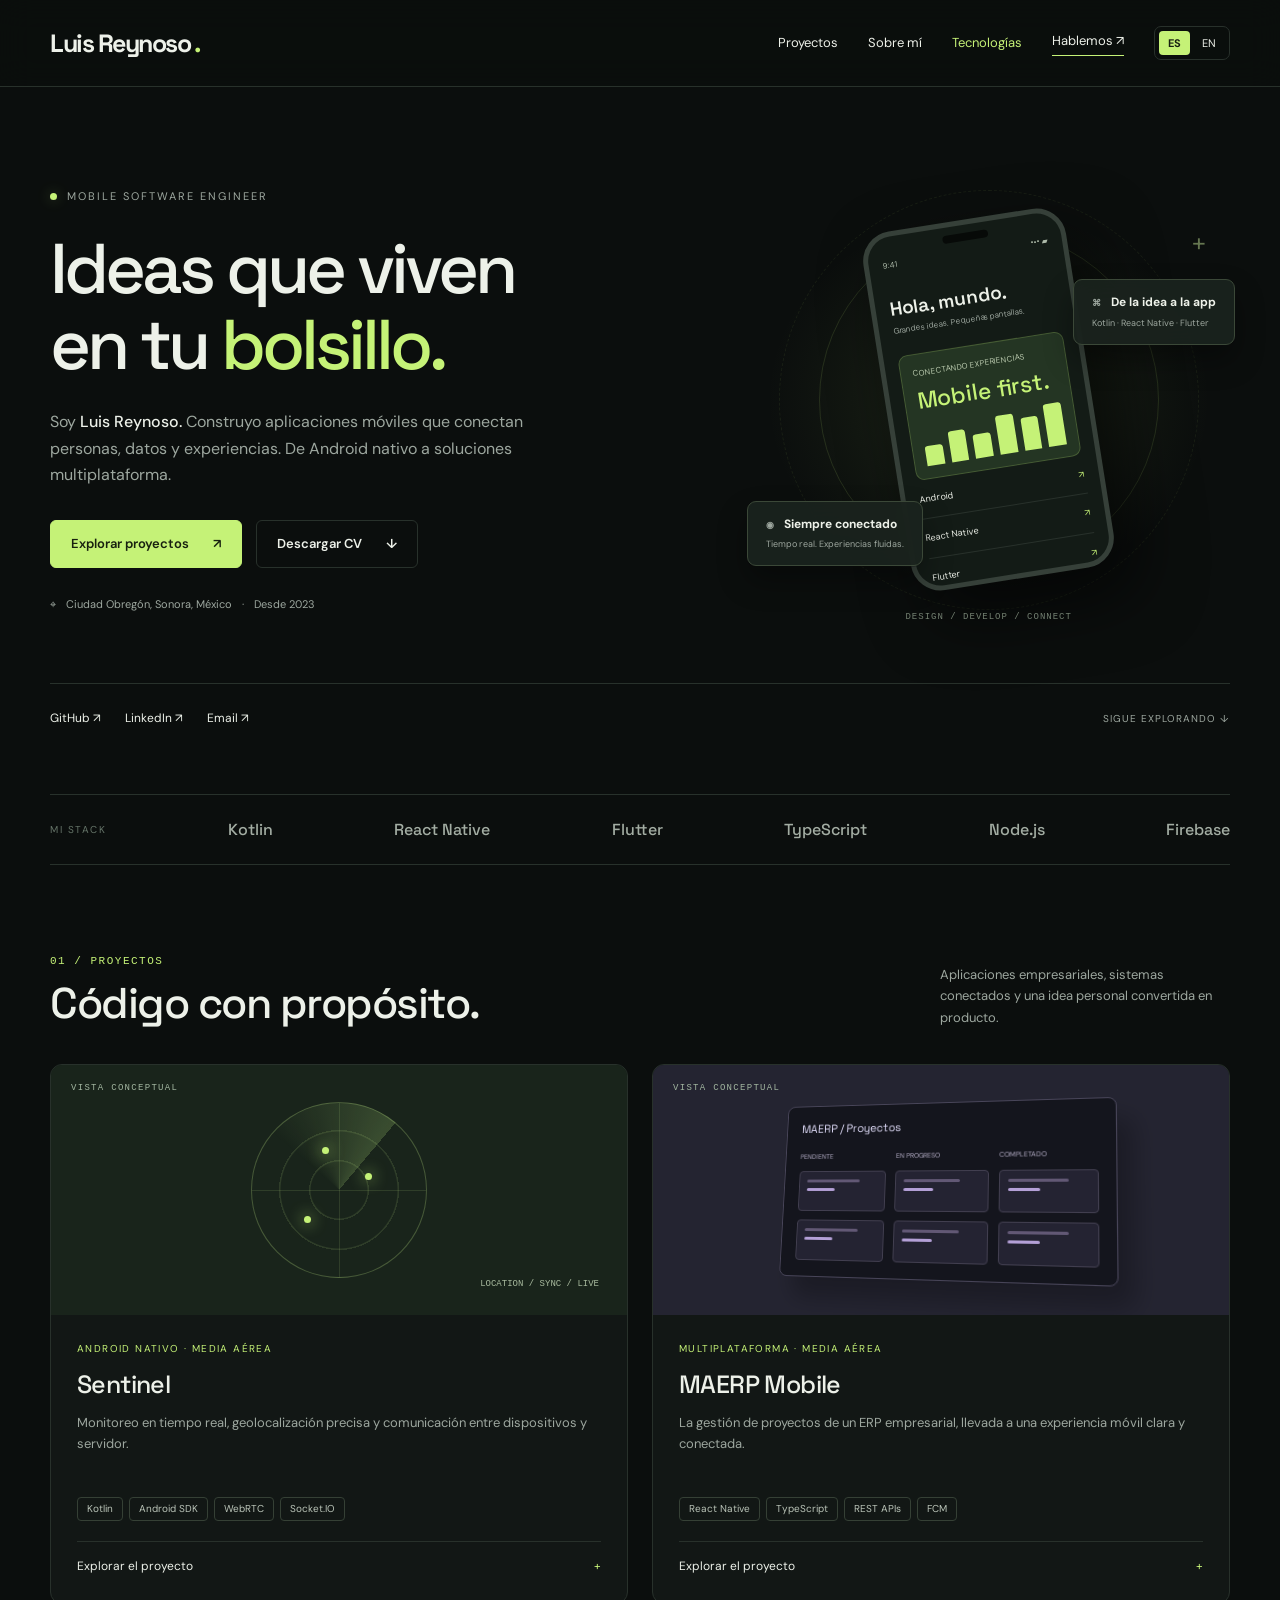
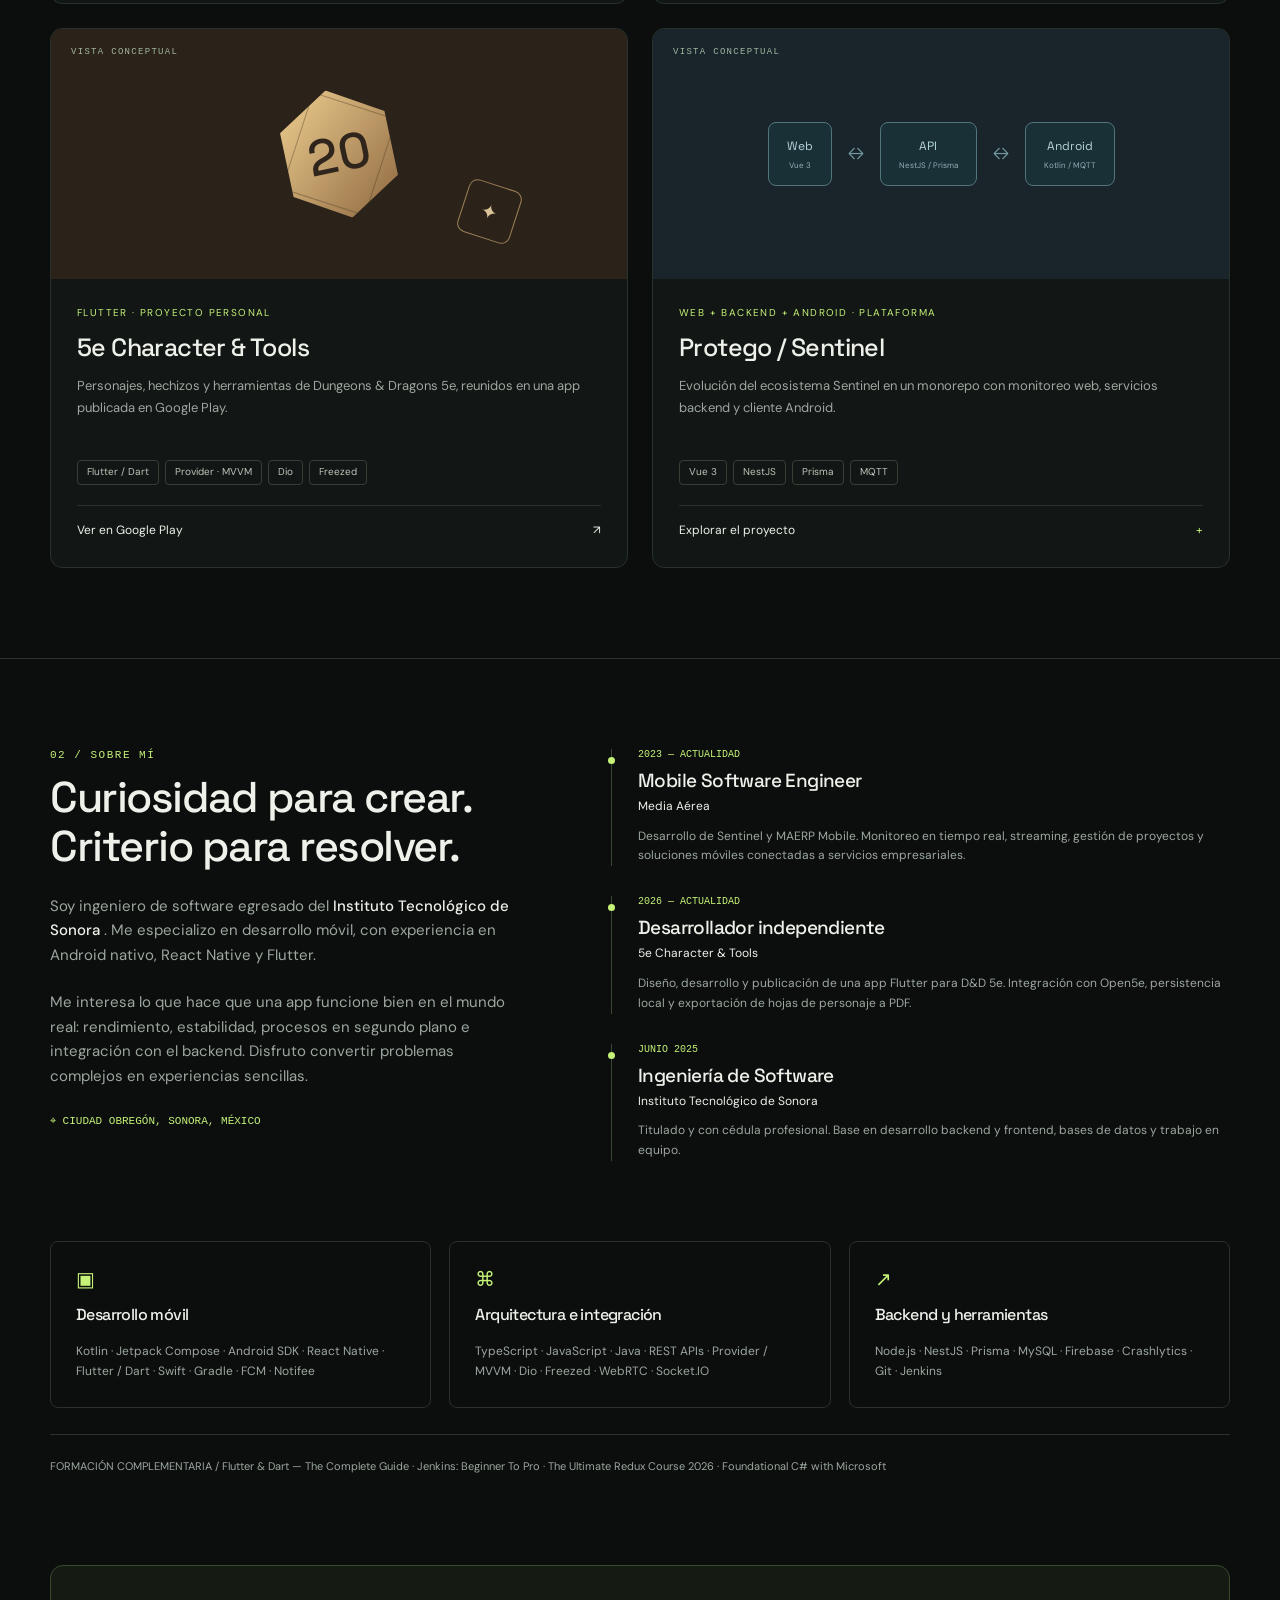
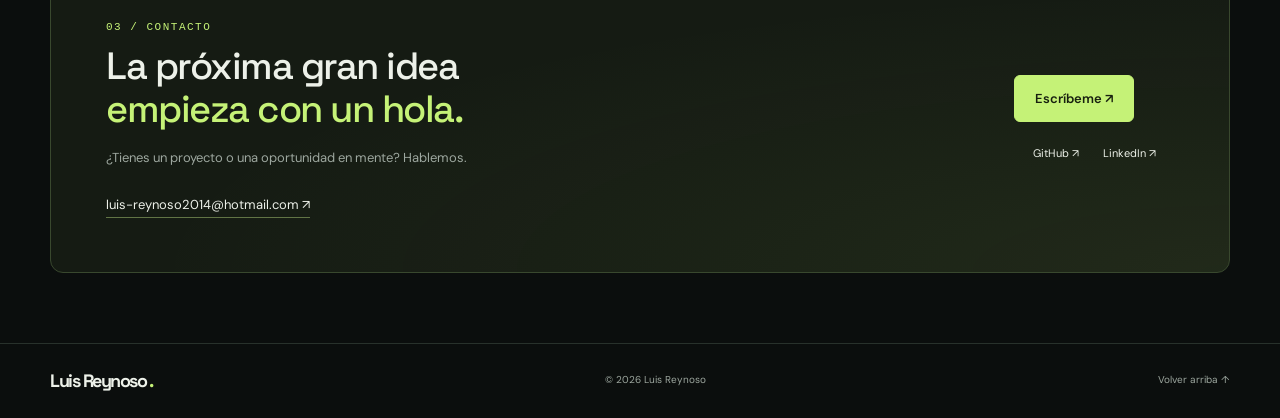
<file: index.html>
<!DOCTYPE html>
<html lang="es">
  <head>
    <meta charset="UTF-8">
    <meta name="viewport" content="width=device-width, initial-scale=1">
    <meta name="theme-color" content="#0b0e0d">
    <meta name="description" content="Portafolio de Luis Reynoso, ingeniero de software especializado en Android, React Native y Flutter. Proyectos, experiencia y contacto.">
    <title>
      Luis Reynoso — Mobile Software Engineer
    </title>
    <link rel="stylesheet" href="styles.css">
    <link rel="alternate" hreflang="es" href="index.html">
    <link rel="alternate" hreflang="en" href="en.html">
    <link rel="icon" href="data:,">
    <script src="main.js" defer>
    </script>
  </head>
  <body>
    <a class="skip" href="#main">
      Ir al contenido
    </a>
    <!-- NAVEGACIÓN Y SELECTOR DE IDIOMA -->
    <header>
      <div class="wrap nav">
        <a class="brand" href="index.html" aria-label="Luis Reynoso">
          Luis Reynoso
          <span>
            .
          </span>
        </a>
        <nav aria-label="Navegación principal">
          <a href="#projects">
            Proyectos
          </a>
          <a href="#about">
            Sobre mí
          </a>
          <a href="#skills">
            Tecnologías
          </a>
          <a class="nav-contact" href="#contact">
            Hablemos ↗
          </a>
          <div class="lang" aria-label="Idioma">
            <a href="index.html" lang="es" hreflang="es" aria-current="page" aria-label="Español">
              ES
            </a>
            <a href="en.html" lang="en" hreflang="en"  aria-label="English">
              EN
            </a>
          </div>
        </nav>
      </div>
    </header>
    <main id="main">
      <!-- PRESENTACIÓN: EDITA AQUÍ TU TÍTULO Y DESCRIPCIÓN -->
      <section class="hero wrap" aria-labelledby="hero-title">
        <div class="hero-grid">
          <div class="hero-copy">
            <div class="eyebrow">
              <span class="dot">
              </span>
              MOBILE SOFTWARE ENGINEER
            </div>
            <h1 id="hero-title">
              Ideas que viven
              <br>
              en tu
              <em>
                bolsillo.
              </em>
            </h1>
            <p class="intro">
              Soy
              <strong>
                Luis Reynoso.
              </strong>
              Construyo aplicaciones móviles que conectan personas, datos y experiencias. De Android nativo a soluciones multiplataforma.
            </p>
            <div class="actions">
              <a class="btn primary" href="#projects">
                Explorar proyectos
                <span aria-hidden="true">
                  ↗
                </span>
              </a>
              <a class="btn" href="assets/CV-Luis-Reynoso-2026.pdf" download>
                Descargar CV
                <span aria-hidden="true">
                  ↓
                </span>
              </a>
            </div>
            <div class="hero-note">
              <span aria-hidden="true">
                ⌖
              </span>
              Ciudad Obregón, Sonora, México
              <span>
                ·
              </span>
              Desde 2023
            </div>
          </div>
          <div class="hero-art" aria-hidden="true">
            <div class="orbit">
            </div>
            <div class="orbit two">
            </div>
            <span class="art-cross">
              +
            </span>
            <div class="phone">
              <div class="phone-top">
                <span>
                  9:41
                </span>
                <span>
                  ••• ▰
                </span>
              </div>
              <div class="phone-title">
                Hola, mundo.
              </div>
              <div class="phone-sub">
                Grandes ideas. Pequeñas pantallas.
              </div>
              <div class="phone-card">
                CONECTANDO EXPERIENCIAS
                <strong>
                  Mobile first.
                </strong>
                <div class="bars">
                  <i>
                  </i>
                  <i>
                  </i>
                  <i>
                  </i>
                  <i>
                  </i>
                  <i>
                  </i>
                  <i>
                  </i>
                </div>
              </div>
              <div class="phone-row">
                Android
                <span>
                  ↗
                </span>
              </div>
              <div class="phone-row">
                React Native
                <span>
                  ↗
                </span>
              </div>
              <div class="phone-row">
                Flutter
                <span>
                  ↗
                </span>
              </div>
            </div>
            <div class="floating float-one">
              <strong>
                <span class="float-icon">
                  ⌘
                </span>
                De la idea a la app
              </strong>
              <span>
                Kotlin · React Native · Flutter
              </span>
            </div>
            <div class="floating float-two">
              <strong>
                <span class="float-icon">
                  ◉
                </span>
                Siempre conectado
              </strong>
              <span>
                Tiempo real. Experiencias fluidas.
              </span>
            </div>
            <div class="art-caption">
              DESIGN / DEVELOP / CONNECT
            </div>
          </div>
        </div>
        <div class="hero-bottom">
          <div class="social">
            <a href="https://github.com/LuisReynoso233531" target="_blank" rel="noopener noreferrer">
              GitHub ↗
            </a>
            <a href="https://www.linkedin.com/in/luis-reynoso-a5710328a/" target="_blank" rel="noopener noreferrer">
              LinkedIn ↗
            </a>
            <a href="mailto:luis-reynoso2014@hotmail.com">
              Email ↗
            </a>
          </div>
          <span class="scroll">
            SIGUE EXPLORANDO ↓
          </span>
        </div>
      </section>
      <div class="wrap stack-strip" aria-label="Tecnologías principales">
        <span>
          MI STACK
        </span>
        <span>
          Kotlin
        </span>
        <span>
          React Native
        </span>
        <span>
          Flutter
        </span>
        <span>
          TypeScript
        </span>
        <span>
          Node.js
        </span>
        <span>
          Firebase
        </span>
      </div>
      <!-- PROYECTOS: TÍTULOS, DESCRIPCIONES Y TECNOLOGÍAS -->
      <section class="section wrap" id="projects">
        <div class="section-head">
          <div>
            <div class="section-number">
              01 / PROYECTOS
            </div>
            <h2>
              Código con propósito.
            </h2>
          </div>
          <p>
            Aplicaciones empresariales, sistemas conectados y una idea personal convertida en producto.
          </p>
        </div>
        <div class="projects">
          <article class="project">
            <div class="project-visual sentinel" aria-hidden="true">
              <span class="visual-label">
                VISTA CONCEPTUAL
              </span>
              <div class="radar">
                <i>
                </i>
                <i>
                </i>
                <i>
                </i>
              </div>
              <span class="radar-label">
                LOCATION / SYNC / LIVE
              </span>
            </div>
            <div class="project-body">
              <div class="project-meta">
                Android nativo · Media Aérea
              </div>
              <h3>
                Sentinel
              </h3>
              <p>
                Monitoreo en tiempo real, geolocalización precisa y comunicación entre dispositivos y servidor.
              </p>
              <div class="tags">
                <span class="tag">
                  Kotlin
                </span>
                <span class="tag">
                  Android SDK
                </span>
                <span class="tag">
                  WebRTC
                </span>
                <span class="tag">
                  Socket.IO
                </span>
              </div>
              <details>
                <summary>
                  Explorar el proyecto
                </summary>
                <p>
                  Desarrollé servicios en segundo plano, detección de geocercas y flujos de streaming. Trabajé en la sincronización de datos y la resolución de ANR, errores de memoria y fallos de producción con Firebase Crashlytics.
                </p>
              </details>
            </div>
          </article>
          <article class="project">
            <div class="project-visual erp" aria-hidden="true">
              <span class="visual-label">
                VISTA CONCEPTUAL
              </span>
              <div class="kanban">
                <div class="kanban-top">
                  MAERP / Proyectos
                </div>
                <div class="columns">
                  <div class="column">
                    PENDIENTE
                    <div class="task">
                    </div>
                    <div class="task">
                    </div>
                  </div>
                  <div class="column">
                    EN PROGRESO
                    <div class="task">
                    </div>
                    <div class="task">
                    </div>
                  </div>
                  <div class="column">
                    COMPLETADO
                    <div class="task">
                    </div>
                    <div class="task">
                    </div>
                  </div>
                </div>
              </div>
            </div>
            <div class="project-body">
              <div class="project-meta">
                Multiplataforma · Media Aérea
              </div>
              <h3>
                MAERP Mobile
              </h3>
              <p>
                La gestión de proyectos de un ERP empresarial, llevada a una experiencia móvil clara y conectada.
              </p>
              <div class="tags">
                <span class="tag">
                  React Native
                </span>
                <span class="tag">
                  TypeScript
                </span>
                <span class="tag">
                  REST APIs
                </span>
                <span class="tag">
                  FCM
                </span>
              </div>
              <details>
                <summary>
                  Explorar el proyecto
                </summary>
                <p>
                Arquitectura modular desde cero, tableros Kanban, tareas y subtareas, autenticación con tokens y notificaciones con FCM y Notifee. También trabajé en actualizaciones de APK y problemas de integración nativa.
                </p>
              </details>
            </div>
          </article>
          <article class="project">
            <div class="project-visual dnd" aria-hidden="true">
              <span class="visual-label">
                VISTA CONCEPTUAL
              </span>
              <div class="die">
                20
              </div>
              <div class="dice-small">
                ✦
              </div>
            </div>
            <div class="project-body">
              <div class="project-meta">
                Flutter · Proyecto personal
              </div>
              <h3>
                5e Character & Tools
              </h3>
              <p>
                Personajes, hechizos y herramientas de Dungeons & Dragons 5e, reunidos en una app publicada en Google Play.
              </p>
              <div class="tags">
                <span class="tag">
                  Flutter / Dart
                </span>
                <span class="tag">
                  Provider · MVVM
                </span>
                <span class="tag">
                  Dio
                </span>
                <span class="tag">
                  Freezed
                </span>
              </div>
              <a class="project-link" href="https://play.google.com/store/apps/details?id=com.dnd5e.characterNTools" target="_blank" rel="noopener noreferrer">
                Ver en Google Play
                <span aria-hidden="true">
                  ↗
                </span>
              </a>
            </div>
          </article>
          <article class="project">
            <div class="project-visual architecture" aria-hidden="true">
              <span class="visual-label">
                VISTA CONCEPTUAL
              </span>
              <div class="arch-node">
                Web
                <small>
                  Vue 3
                </small>
              </div>
              <span class="connector">
                ↔
              </span>
              <div class="arch-node">
                API
                <small>
                  NestJS / Prisma
                </small>
              </div>
              <span class="connector">
                ↔
              </span>
              <div class="arch-node">
                Android
                <small>
                  Kotlin / MQTT
                </small>
              </div>
            </div>
            <div class="project-body">
              <div class="project-meta">
                Web + Backend + Android · Plataforma
              </div>
              <h3>
                Protego / Sentinel
              </h3>
              <p>
                Evolución del ecosistema Sentinel en un monorepo con monitoreo web, servicios backend y cliente Android.
              </p>
              <div class="tags">
                <span class="tag">
                  Vue 3
                </span>
                <span class="tag">
                  NestJS
                </span>
                <span class="tag">
                  Prisma
                </span>
                <span class="tag">
                  MQTT
                </span>
              </div>
              <details>
                <summary>
                  Explorar el proyecto
                </summary>
                <p>
                  El proyecto compartido reúne una interfaz Vue 3 con mapas y geocercas, un backend NestJS con Prisma, comunicación MQTT mediante RabbitMQ y una aplicación Android. Una visión integral de la conexión entre móvil, web y servidor.
                </p>
              </details>
            </div>
          </article>
        </div>
      </section>
      <!-- SOBRE MÍ Y EXPERIENCIA PROFESIONAL -->
      <section class="section about" id="about">
        <div class="wrap">
          <div class="about-grid">
            <div class="about-copy">
              <div class="section-number">
                02 / SOBRE MÍ
              </div>
              <h2>
                Curiosidad para crear.
                <br>
                Criterio para resolver.
              </h2>
              <p>
                Soy ingeniero de software egresado del
                <strong>
                  Instituto Tecnológico de Sonora
                </strong>
                . Me especializo en desarrollo móvil, con experiencia en Android nativo, React Native y Flutter.
              </p>
              <p>
                Me interesa lo que hace que una app funcione bien en el mundo real: rendimiento, estabilidad, procesos en segundo plano e integración con el backend. Disfruto convertir problemas complejos en experiencias sencillas.
              </p>
              <div class="location">
                ⌖ CIUDAD OBREGÓN, SONORA, MÉXICO
              </div>
            </div>
            <div>
              <div class="experience">
                <div class="date">
                  2023 — ACTUALIDAD
                </div>
                <h3>
                  Mobile Software Engineer
                </h3>
                <div class="company">
                  Media Aérea
                </div>
                <p>
                  Desarrollo de Sentinel y MAERP Mobile. Monitoreo en tiempo real, streaming, gestión de proyectos y soluciones móviles conectadas a servicios empresariales.
                </p>
              </div>
              <div class="experience">
                <div class="date">
                  2026 — ACTUALIDAD
                </div>
                <h3>
                  Desarrollador independiente
                </h3>
                <div class="company">
                  5e Character & Tools
                </div>
                <p>
                  Diseño, desarrollo y publicación de una app Flutter para D&D 5e. Integración con Open5e, persistencia local y exportación de hojas de personaje a PDF.
                </p>
              </div>
              <div class="experience">
                <div class="date">
                  JUNIO 2025
                </div>
                <h3>
                  Ingeniería de Software
                </h3>
                <div class="company">
                  Instituto Tecnológico de Sonora
                </div>
                <p>
                  Titulado y con cédula profesional. Base en desarrollo backend y frontend, bases de datos y trabajo en equipo.
                </p>
              </div>
            </div>
          </div>
          <!-- TECNOLOGÍAS Y FORMACIÓN -->
          <div id="skills" class="skills">
            <div class="skill-group">
              <div class="skill-icon" aria-hidden="true">
                ▣
              </div>
              <h3>
                Desarrollo móvil
              </h3>
              <p>
                Kotlin · Jetpack Compose · Android SDK · React Native · Flutter / Dart · Swift · Gradle · FCM · Notifee
              </p>
            </div>
            <div class="skill-group">
              <div class="skill-icon" aria-hidden="true">
                ⌘
              </div>
              <h3>
                Arquitectura e integración
              </h3>
              <p>
                TypeScript · JavaScript · Java · REST APIs · Provider / MVVM · Dio · Freezed · WebRTC · Socket.IO
              </p>
            </div>
            <div class="skill-group">
              <div class="skill-icon" aria-hidden="true">
                ↗
              </div>
              <h3>
                Backend y herramientas
              </h3>
              <p>
                Node.js · NestJS · Prisma · MySQL · Firebase · Crashlytics · Git · Jenkins
              </p>
            </div>
          </div>
          <p class="certs">
            FORMACIÓN COMPLEMENTARIA / Flutter & Dart — The Complete Guide · Jenkins: Beginner To Pro · The Ultimate Redux Course 2026 · Foundational C# with Microsoft
          </p>
        </div>
      </section>
      <!-- CONTACTO: CORREO Y REDES SOCIALES -->
      <section class="wrap contact" id="contact" aria-labelledby="contact-title">
        <div>
          <div class="section-number">
            03 / CONTACTO
          </div>
          <h2 id="contact-title">
            La próxima gran idea
            <br>
            <span>
              empieza con un hola.
            </span>
          </h2>
          <p>
            ¿Tienes un proyecto o una oportunidad en mente? Hablemos.
          </p>
          <a class="email" href="mailto:luis-reynoso2014@hotmail.com">
            luis-reynoso2014@hotmail.com ↗
          </a>
        </div>
        <div class="contact-aside">
          <a class="btn primary" href="mailto:luis-reynoso2014@hotmail.com">
            Escríbeme ↗
          </a>
          <div class="social">
            <a href="https://github.com/LuisReynoso233531" target="_blank" rel="noopener noreferrer">
              GitHub ↗
            </a>
            <a href="https://www.linkedin.com/in/luis-reynoso-a5710328a/" target="_blank" rel="noopener noreferrer">
              LinkedIn ↗
            </a>
          </div>
        </div>
      </section>
    </main>
    <!-- PIE DE PÁGINA Y CV ADICIONAL -->
    <footer>
      <div class="wrap footer-inner">
        <a class="brand" href="#main">
          Luis Reynoso
          <span>
            .
          </span>
        </a>
        <span>
          © 2026 Luis Reynoso
        </span>
        <a href="#main">
          Volver arriba ↑
        </a>
      </div>
    </footer>
  </body>
</html>
</file>
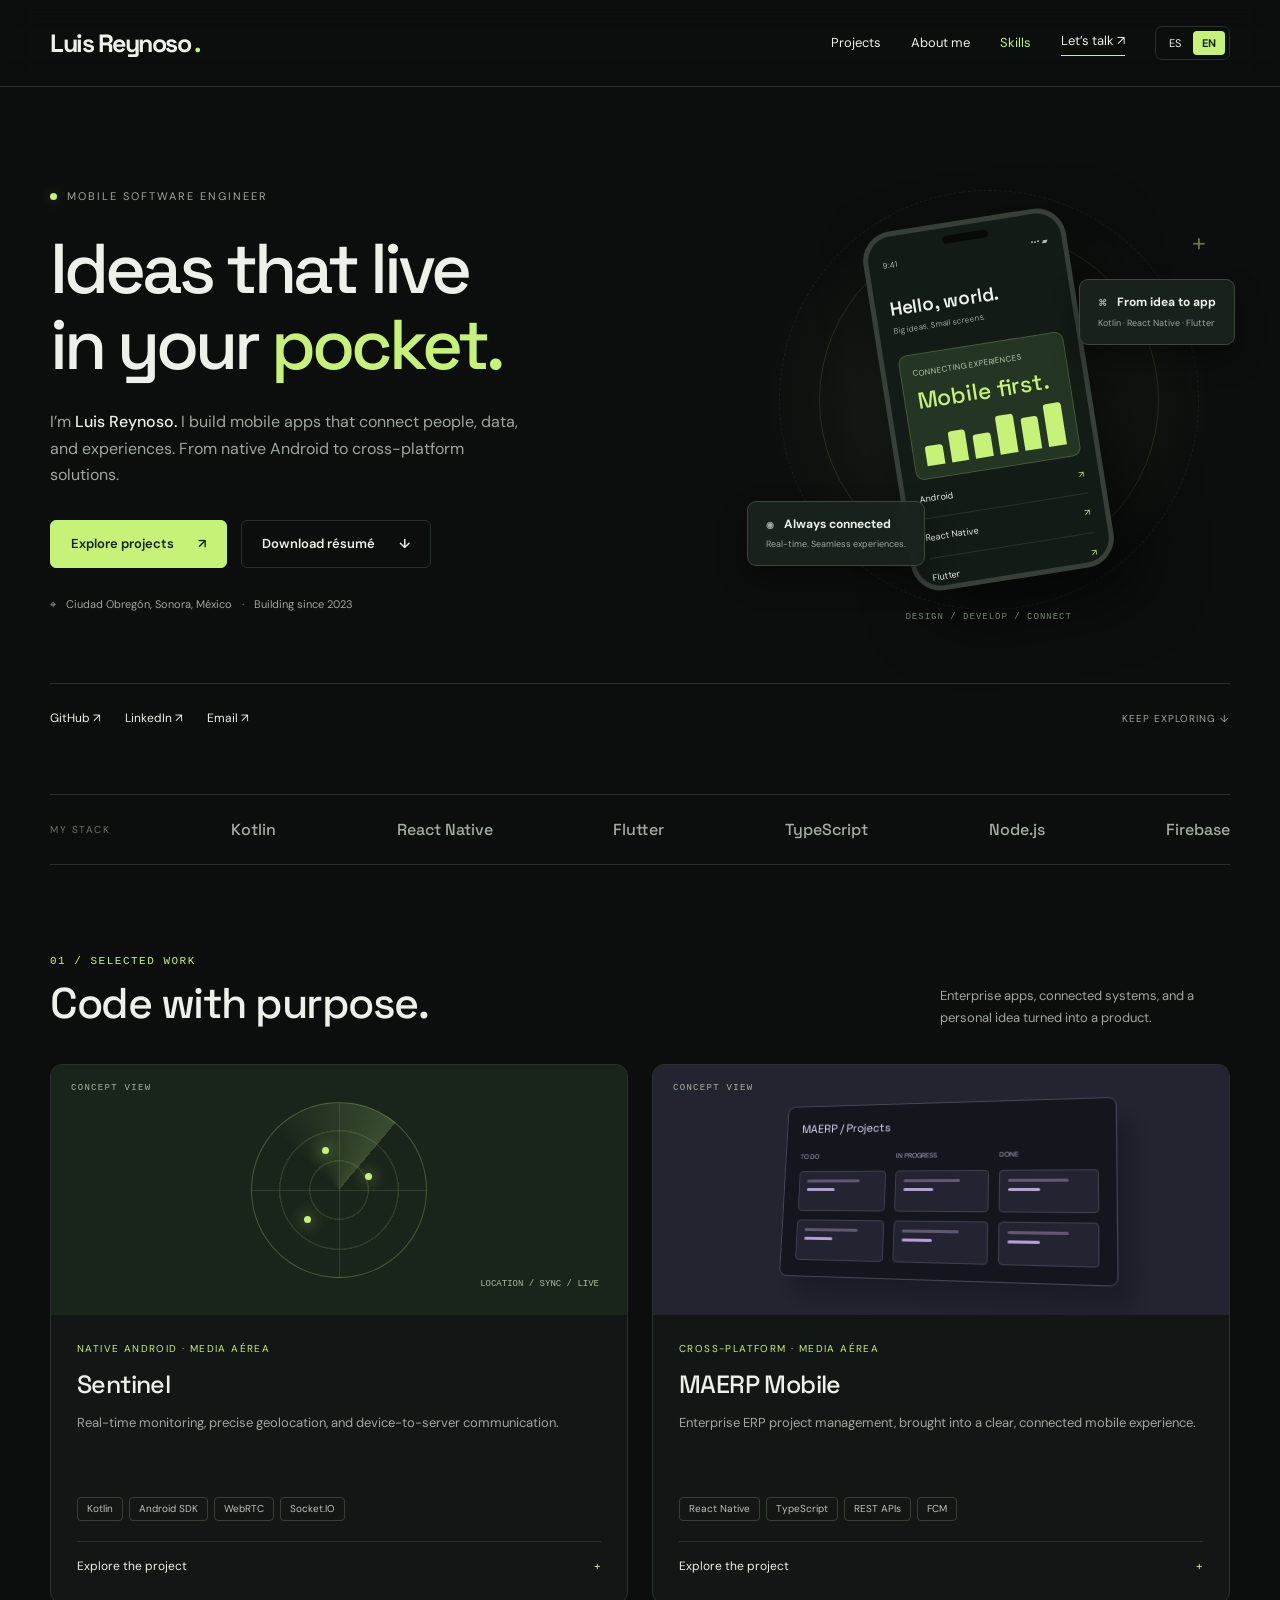
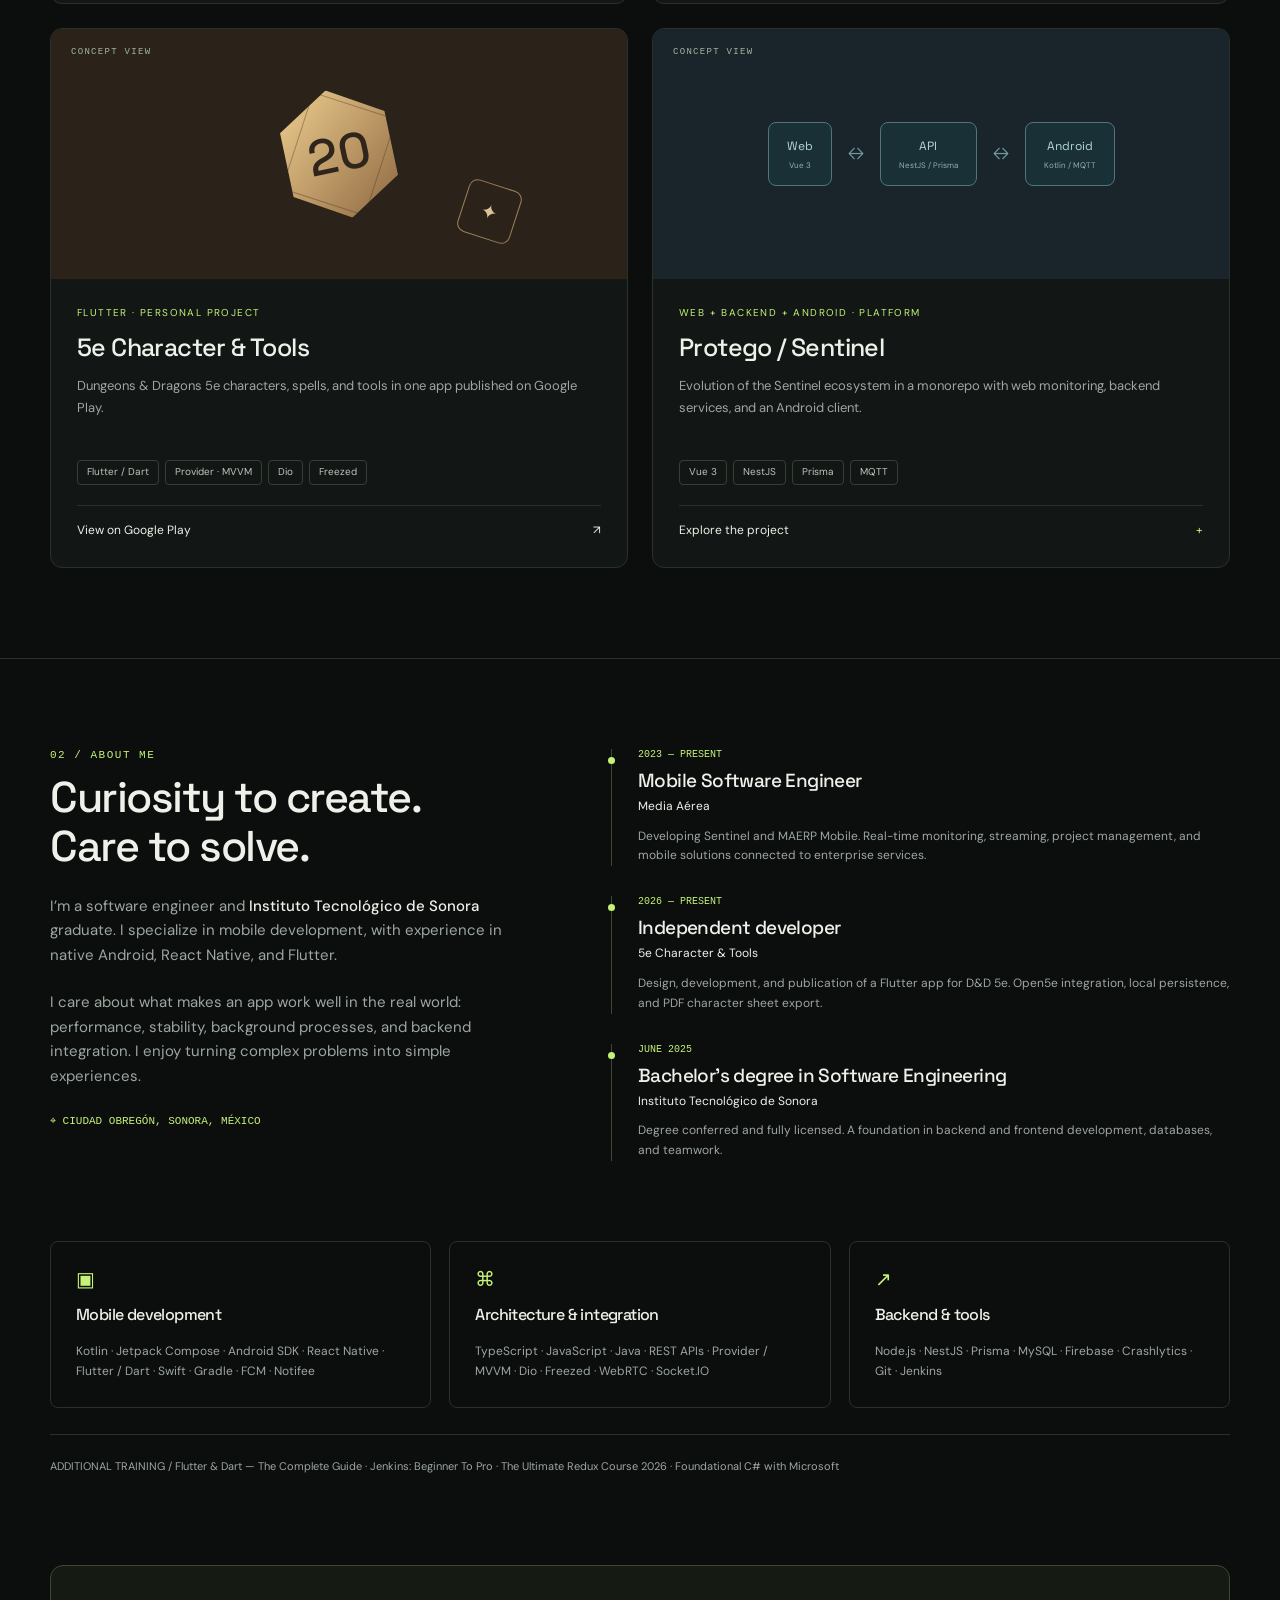
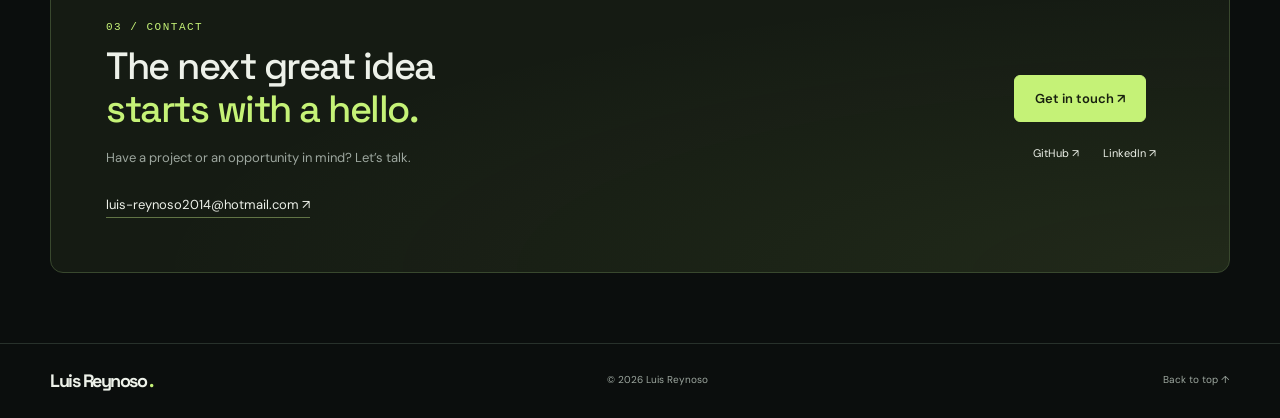
<file: en.html>
<!DOCTYPE html>
<html lang="en">
  <head>
    <meta charset="UTF-8">
    <meta name="viewport" content="width=device-width, initial-scale=1">
    <meta name="theme-color" content="#0b0e0d">
    <meta name="description" content="Luis Reynoso’s portfolio. Software engineer specializing in Android, React Native, and Flutter. Projects, experience, and contact.">
    <title>
      Luis Reynoso — Mobile Software Engineer
    </title>
    <link rel="stylesheet" href="styles.css">
    <link rel="alternate" hreflang="es" href="index.html">
    <link rel="alternate" hreflang="en" href="en.html">
    <link rel="icon" href="data:,">
    <script src="main.js" defer>
    </script>
  </head>
  <body>
    <a class="skip" href="#main">
      Skip to content
    </a>
    <!-- HEADER AND LANGUAGE SELECTOR -->
    <header>
      <div class="wrap nav">
        <a class="brand" href="en.html" aria-label="Luis Reynoso">
          Luis Reynoso
          <span>
            .
          </span>
        </a>
        <nav aria-label="Main navigation">
          <a href="#projects">
            Projects
          </a>
          <a href="#about">
            About me
          </a>
          <a href="#skills">
            Skills
          </a>
          <a class="nav-contact" href="#contact">
            Let’s talk ↗
          </a>
          <div class="lang" aria-label="Language">
            <a href="index.html" lang="es" hreflang="es"  aria-label="Español">
              ES
            </a>
            <a href="en.html" lang="en" hreflang="en" aria-current="page" aria-label="English">
              EN
            </a>
          </div>
        </nav>
      </div>
    </header>
    <main id="main">
      <!-- INTRODUCTION: EDIT YOUR TITLE AND BIO HERE -->
      <section class="hero wrap" aria-labelledby="hero-title">
        <div class="hero-grid">
          <div class="hero-copy">
            <div class="eyebrow">
              <span class="dot">
              </span>
              MOBILE SOFTWARE ENGINEER
            </div>
            <h1 id="hero-title">
              Ideas that live
              <br>
              in your
              <em>
                pocket.
              </em>
            </h1>
            <p class="intro">
              I’m
              <strong>
                Luis Reynoso.
              </strong>
              I build mobile apps that connect people, data, and experiences. From native Android to cross-platform solutions.
            </p>
            <div class="actions">
              <a class="btn primary" href="#projects">
                Explore projects
                <span aria-hidden="true">
                  ↗
                </span>
              </a>
              <a class="btn" href="assets/CV-Luis-Reynoso-2026.pdf" download>
                Download résumé
                <span aria-hidden="true">
                  ↓
                </span>
              </a>
            </div>
            <div class="hero-note">
              <span aria-hidden="true">
                ⌖
              </span>
              Ciudad Obregón, Sonora, México
              <span>
                ·
              </span>
              Building since 2023
            </div>
          </div>
          <div class="hero-art" aria-hidden="true">
            <div class="orbit">
            </div>
            <div class="orbit two">
            </div>
            <span class="art-cross">
              +
            </span>
            <div class="phone">
              <div class="phone-top">
                <span>
                  9:41
                </span>
                <span>
                  ••• ▰
                </span>
              </div>
              <div class="phone-title">
                Hello, world.
              </div>
              <div class="phone-sub">
                Big ideas. Small screens.
              </div>
              <div class="phone-card">
                CONNECTING EXPERIENCES
                <strong>
                  Mobile first.
                </strong>
                <div class="bars">
                  <i>
                  </i>
                  <i>
                  </i>
                  <i>
                  </i>
                  <i>
                  </i>
                  <i>
                  </i>
                  <i>
                  </i>
                </div>
              </div>
              <div class="phone-row">
                Android
                <span>
                  ↗
                </span>
              </div>
              <div class="phone-row">
                React Native
                <span>
                  ↗
                </span>
              </div>
              <div class="phone-row">
                Flutter
                <span>
                  ↗
                </span>
              </div>
            </div>
            <div class="floating float-one">
              <strong>
                <span class="float-icon">
                  ⌘
                </span>
                From idea to app
              </strong>
              <span>
                Kotlin · React Native · Flutter
              </span>
            </div>
            <div class="floating float-two">
              <strong>
                <span class="float-icon">
                  ◉
                </span>
                Always connected
              </strong>
              <span>
                Real-time. Seamless experiences.
              </span>
            </div>
            <div class="art-caption">
              DESIGN / DEVELOP / CONNECT
            </div>
          </div>
        </div>
        <div class="hero-bottom">
          <div class="social">
            <a href="https://github.com/LuisReynoso233531" target="_blank" rel="noopener noreferrer">
              GitHub ↗
            </a>
            <a href="https://www.linkedin.com/in/luis-reynoso-a5710328a/" target="_blank" rel="noopener noreferrer">
              LinkedIn ↗
            </a>
            <a href="mailto:luis-reynoso2014@hotmail.com">
              Email ↗
            </a>
          </div>
          <span class="scroll">
            KEEP EXPLORING ↓
          </span>
        </div>
      </section>
      <div class="wrap stack-strip" aria-label="Core technologies">
        <span>
          MY STACK
        </span>
        <span>
          Kotlin
        </span>
        <span>
          React Native
        </span>
        <span>
          Flutter
        </span>
        <span>
          TypeScript
        </span>
        <span>
          Node.js
        </span>
        <span>
          Firebase
        </span>
      </div>
      <!-- PROJECTS: TITLES, DESCRIPTIONS AND TECHNOLOGIES -->
      <section class="section wrap" id="projects">
        <div class="section-head">
          <div>
            <div class="section-number">
              01 / SELECTED WORK
            </div>
            <h2>
              Code with purpose.
            </h2>
          </div>
          <p>
            Enterprise apps, connected systems, and a personal idea turned into a product.
          </p>
        </div>
        <div class="projects">
          <article class="project">
            <div class="project-visual sentinel" aria-hidden="true">
              <span class="visual-label">
                CONCEPT VIEW
              </span>
              <div class="radar">
                <i>
                </i>
                <i>
                </i>
                <i>
                </i>
              </div>
              <span class="radar-label">
                LOCATION / SYNC / LIVE
              </span>
            </div>
            <div class="project-body">
              <div class="project-meta">
                Native Android · Media Aérea
              </div>
              <h3>
                Sentinel
              </h3>
              <p>
                Real-time monitoring, precise geolocation, and device-to-server communication.
              </p>
              <div class="tags">
                <span class="tag">
                  Kotlin
                </span>
                <span class="tag">
                  Android SDK
                </span>
                <span class="tag">
                  WebRTC
                </span>
                <span class="tag">
                  Socket.IO
                </span>
              </div>
              <details>
                <summary>
                  Explore the project
                </summary>
                <p>
                  I developed background services, geofence detection, and streaming workflows. I worked on data synchronization and resolved ANRs, memory errors, and production crashes with Firebase Crashlytics.
                </p>
              </details>
            </div>
          </article>
          <article class="project">
            <div class="project-visual erp" aria-hidden="true">
              <span class="visual-label">
                CONCEPT VIEW
              </span>
              <div class="kanban">
                <div class="kanban-top">
                  MAERP / Projects
                </div>
                <div class="columns">
                  <div class="column">
                    TO DO
                    <div class="task">
                    </div>
                    <div class="task">
                    </div>
                  </div>
                  <div class="column">
                    IN PROGRESS
                    <div class="task">
                    </div>
                    <div class="task">
                    </div>
                  </div>
                  <div class="column">
                    DONE
                    <div class="task">
                    </div>
                    <div class="task">
                    </div>
                  </div>
                </div>
              </div>
            </div>
            <div class="project-body">
              <div class="project-meta">
                Cross-platform · Media Aérea
              </div>
              <h3>
                MAERP Mobile
              </h3>
              <p>
                Enterprise ERP project management, brought into a clear, connected mobile experience.
              </p>
              <div class="tags">
                <span class="tag">
                  React Native
                </span>
                <span class="tag">
                  TypeScript
                </span>
                <span class="tag">
                  REST APIs
                </span>
                <span class="tag">
                  FCM
                </span>
              </div>
              <details>
                <summary>
                  Explore the project
                </summary>
                <p>
                 Modular architecture built from scratch, Kanban boards, tasks and subtasks, token authentication, and FCM/Notifee notifications. I also worked on APK updates and native integration issues.
                </p>
              </details>
            </div>
          </article>
          <article class="project">
            <div class="project-visual dnd" aria-hidden="true">
              <span class="visual-label">
                CONCEPT VIEW
              </span>
              <div class="die">
                20
              </div>
              <div class="dice-small">
                ✦
              </div>
            </div>
            <div class="project-body">
              <div class="project-meta">
                Flutter · Personal project
              </div>
              <h3>
                5e Character & Tools
              </h3>
              <p>
                Dungeons & Dragons 5e characters, spells, and tools in one app published on Google Play.
              </p>
              <div class="tags">
                <span class="tag">
                  Flutter / Dart
                </span>
                <span class="tag">
                  Provider · MVVM
                </span>
                <span class="tag">
                  Dio
                </span>
                <span class="tag">
                  Freezed
                </span>
              </div>
              <a class="project-link" href="https://play.google.com/store/apps/details?id=com.dnd5e.characterNTools" target="_blank" rel="noopener noreferrer">
                View on Google Play
                <span aria-hidden="true">
                  ↗
                </span>
              </a>
            </div>
          </article>
          <article class="project">
            <div class="project-visual architecture" aria-hidden="true">
              <span class="visual-label">
                CONCEPT VIEW
              </span>
              <div class="arch-node">
                Web
                <small>
                  Vue 3
                </small>
              </div>
              <span class="connector">
                ↔
              </span>
              <div class="arch-node">
                API
                <small>
                  NestJS / Prisma
                </small>
              </div>
              <span class="connector">
                ↔
              </span>
              <div class="arch-node">
                Android
                <small>
                  Kotlin / MQTT
                </small>
              </div>
            </div>
            <div class="project-body">
              <div class="project-meta">
                Web + Backend + Android · Platform
              </div>
              <h3>
                Protego / Sentinel
              </h3>
              <p>
                Evolution of the Sentinel ecosystem in a monorepo with web monitoring, backend services, and an Android client.
              </p>
              <div class="tags">
                <span class="tag">
                  Vue 3
                </span>
                <span class="tag">
                  NestJS
                </span>
                <span class="tag">
                  Prisma
                </span>
                <span class="tag">
                  MQTT
                </span>
              </div>
              <details>
                <summary>
                  Explore the project
                </summary>
                <p>
                  The supplied project brings together a Vue 3 interface with maps and geofences, a NestJS backend with Prisma, MQTT communication through RabbitMQ, and an Android app. An end-to-end view of mobile, web, and server integration.
                </p>
              </details>
            </div>
          </article>
        </div>
      </section>
      <!-- ABOUT ME AND WORK EXPERIENCE -->
      <section class="section about" id="about">
        <div class="wrap">
          <div class="about-grid">
            <div class="about-copy">
              <div class="section-number">
                02 / ABOUT ME
              </div>
              <h2>
                Curiosity to create.
                <br>
                Care to solve.
              </h2>
              <p>
                I’m a software engineer and
                <strong>
                  Instituto Tecnológico de Sonora
                </strong>
                graduate. I specialize in mobile development, with experience in native Android, React Native, and Flutter.
              </p>
              <p>
                I care about what makes an app work well in the real world: performance, stability, background processes, and backend integration. I enjoy turning complex problems into simple experiences.
              </p>
              <div class="location">
                ⌖ CIUDAD OBREGÓN, SONORA, MÉXICO
              </div>
            </div>
            <div>
              <div class="experience">
                <div class="date">
                  2023 — PRESENT
                </div>
                <h3>
                  Mobile Software Engineer
                </h3>
                <div class="company">
                  Media Aérea
                </div>
                <p>
                  Developing Sentinel and MAERP Mobile. Real-time monitoring, streaming, project management, and mobile solutions connected to enterprise services.
                </p>
              </div>
              <div class="experience">
                <div class="date">
                  2026 — PRESENT
                </div>
                <h3>
                  Independent developer
                </h3>
                <div class="company">
                  5e Character & Tools
                </div>
                <p>
                  Design, development, and publication of a Flutter app for D&D 5e. Open5e integration, local persistence, and PDF character sheet export.
                </p>
              </div>
              <div class="experience">
                <div class="date">
                  JUNE 2025
                </div>
                <h3>
                  Bachelor’s degree in Software Engineering
                </h3>
                <div class="company">
                  Instituto Tecnológico de Sonora
                </div>
                <p>
                  Degree conferred and fully licensed. A foundation in backend and frontend development, databases, and teamwork.
                </p>
              </div>
            </div>
          </div>
          <!-- SKILLS AND TRAINING -->
          <div id="skills" class="skills">
            <div class="skill-group">
              <div class="skill-icon" aria-hidden="true">
                ▣
              </div>
              <h3>
                Mobile development
              </h3>
              <p>
                Kotlin · Jetpack Compose · Android SDK · React Native · Flutter / Dart · Swift · Gradle · FCM · Notifee
              </p>
            </div>
            <div class="skill-group">
              <div class="skill-icon" aria-hidden="true">
                ⌘
              </div>
              <h3>
                Architecture & integration
              </h3>
              <p>
                TypeScript · JavaScript · Java · REST APIs · Provider / MVVM · Dio · Freezed · WebRTC · Socket.IO
              </p>
            </div>
            <div class="skill-group">
              <div class="skill-icon" aria-hidden="true">
                ↗
              </div>
              <h3>
                Backend & tools
              </h3>
              <p>
                Node.js · NestJS · Prisma · MySQL · Firebase · Crashlytics · Git · Jenkins
              </p>
            </div>
          </div>
          <p class="certs">
            ADDITIONAL TRAINING / Flutter & Dart — The Complete Guide · Jenkins: Beginner To Pro · The Ultimate Redux Course 2026 · Foundational C# with Microsoft
          </p>
        </div>
      </section>
      <!-- CONTACT: EMAIL AND SOCIAL LINKS -->
      <section class="wrap contact" id="contact" aria-labelledby="contact-title">
        <div>
          <div class="section-number">
            03 / CONTACT
          </div>
          <h2 id="contact-title">
            The next great idea
            <br>
            <span>
              starts with a hello.
            </span>
          </h2>
          <p>
            Have a project or an opportunity in mind? Let’s talk.
          </p>
          <a class="email" href="mailto:luis-reynoso2014@hotmail.com">
            luis-reynoso2014@hotmail.com ↗
          </a>
        </div>
        <div class="contact-aside">
          <a class="btn primary" href="mailto:luis-reynoso2014@hotmail.com">
            Get in touch ↗
          </a>
          <div class="social">
            <a href="https://github.com/LuisReynoso233531" target="_blank" rel="noopener noreferrer">
              GitHub ↗
            </a>
            <a href="https://www.linkedin.com/in/luis-reynoso-a5710328a/" target="_blank" rel="noopener noreferrer">
              LinkedIn ↗
            </a>
          </div>
        </div>
      </section>
    </main>
    <!-- FOOTER AND ADDITIONAL RESUME -->
    <footer>
      <div class="wrap footer-inner">
        <a class="brand" href="#main">
          Luis Reynoso
          <span>
            .
          </span>
        </a>
        <span>
          © 2026 Luis Reynoso
        </span>
        <a href="#main">
          Back to top ↑
        </a>
      </div>
    </footer>
  </body>
</html>
</file>
<file: styles.css>
@import url('https://fonts.googleapis.com/css2?family=DM+Sans:wght@400;500;600;700&family=Space+Grotesk:wght@400;500;600;700&display=swap');
:root {
  --bg:#0b0e0d;
  --panel:#121715;
  --text:#edf1e9;
  --muted:#9da79f;
  --line:#28312b;
  --accent:#c5f277;
  --font:'DM Sans',sans-serif;
  --heading:'Space Grotesk',sans-serif;
  color-scheme:dark
}

* {
  box-sizing:border-box
}

html {
  scroll-behavior:smooth;
  scroll-padding-top:100px
}

body {
  margin:0;
  background:var(--bg);
  color:var(--text);
  font-family:var(--font);
  line-height:1.65
}

a {
  color:inherit;
  text-decoration:none
}

button,a {
  -webkit-tap-highlight-color:transparent
}

a:focus-visible,summary:focus-visible {
  outline:2px solid var(--accent);
  outline-offset:6px
}

::selection {
  background:var(--accent);
  color:var(--bg)
}

.wrap {
  width:min(1180px,calc(100% - 80px));
  margin:auto
}

.skip {
  position:fixed;
  top:-100px;
  background:var(--accent);
  color:var(--bg);
  padding:10px;
  z-index:20
}

.skip:focus {
  top:10px
}

header {
  border-bottom:1px solid var(--line);
  background:#0b0e0ded;
  position:sticky;
  top:0;
  z-index:10;
  backdrop-filter:blur(16px)
}

.nav {
  min-height:86px;
  display:flex;
  align-items:center;
  justify-content:space-between;
  gap:30px
}

.brand {
  font:700 25px var(--heading);
  letter-spacing:-1.5px
}

.brand span {
  color:var(--accent)
}

nav {
  display:flex;
  align-items:center;
  gap:30px;
  font-size:13px
}

nav>a:hover,.social a:hover {
  color:var(--accent)
}

.lang {
  display:flex;
  border:1px solid var(--line);
  border-radius:7px;
  padding:4px;
  gap:3px
}

.lang a {
  padding:3px 9px;
  font-size:11px
}

.lang [aria-current] {
  background:var(--accent);
  color:#172010;
  border-radius:4px;
  font-weight:700
}

.nav-contact {
  border-bottom:1px solid var(--accent);
  padding-bottom:3px
}

.hero {
  padding:100px 0 65px;
  position:relative
}

.hero-grid {
  display:grid;
  grid-template-columns:1.3fr 1fr;
  gap:70px;
  align-items:center
}

.eyebrow {
  font-size:11px;
  letter-spacing:2px;
  text-transform:uppercase;
  display:flex;
  align-items:center;
  gap:10px;
  color:var(--muted)
}

.dot {
  height:7px;
  width:7px;
  border-radius:50%;
  background:var(--accent);
  box-shadow:0 0 14px #c5f27755
}

h1,h2,h3,p {
  margin:0
}

h1 {
  font:500 clamp(48px,5.5vw,76px)/1.08 var(--heading);
  letter-spacing:-4px;
  margin:26px 0
}

h1 em {
  font-style:normal;
  color:var(--accent)
}

.intro {
  font-size:16px;
  max-width:480px;
  color:var(--muted)
}

.intro strong {
  color:var(--text);
  font-weight:500
}

.actions {
  display:flex;
  gap:14px;
  flex-wrap:wrap;
  margin-top:32px
}

.btn {
  display:inline-flex;
  align-items:center;
  justify-content:center;
  gap:24px;
  border:1px solid var(--line);
  padding:12px 20px;
  border-radius:6px;
  font-size:13px;
  font-weight:600;
  transition:transform .2s,background .2s
}

.btn:hover {
  transform:translateY(-3px);
  background:#202820
}

.btn.primary {
  background:var(--accent);
  border-color:var(--accent);
  color:#18200f
}

.btn.primary:hover {
  background:#d8ff98
}

.hero-note {
  margin-top:27px;
  display:flex;
  gap:10px;
  font-size:11px;
  color:var(--muted)
}

.hero-art {
  height:415px;
  position:relative;
  background:radial-gradient(ellipse at center,#a0cc6320,transparent 65%);
  display:grid;
  place-items:center
}

.orbit {
  position:absolute;
  width:340px;
  height:340px;
  border:1px solid #c5f27720;
  border-radius:50%
}

.orbit.two {
  width:420px;
  height:420px;
  border-style:dashed;
  border-color:#c5f27712
}

.art-cross {
  position:absolute;
  color:#657650;
  right:24px;
  top:30px;
  font-size:25px
}

.phone {
  width:205px;
  height:363px;
  border:5px solid #364039;
  border-radius:30px;
  transform:rotate(-9deg);
  background:#131b16;
  box-shadow:20px 30px 65px #0009;
  overflow:hidden;
  padding:22px 14px;
  position:relative
}

.phone:before {
  content:'';
  position:absolute;
  top:8px;
  left:77px;
  width:46px;
  height:8px;
  border-radius:20px;
  background:#070a08
}

.phone-top {
  display:flex;
  justify-content:space-between;
  font-size:8px;
  color:#aebbaa;
  margin-bottom:25px
}

.phone-title {
  font:600 19px var(--heading)
}

.phone-sub {
  font-size:8px;
  color:#9da79f;
  margin-top:3px
}

.phone-card {
  margin-top:19px;
  padding:12px;
  background:#243523;
  border:1px solid #c5f27733;
  border-radius:9px;
  font-size:8px;
  color:#b8c8ac
}

.phone-card strong {
  display:block;
  font:500 23px var(--heading);
  color:var(--accent);
  margin:5px 0
}

.bars {
  display:flex;
  gap:7px;
  height:43px;
  align-items:end;
  margin-top:8px
}

.bars i {
  flex:1;
  background:var(--accent);
  border-radius:3px 3px 0 0;
  height:45%
}

.bars i:nth-child(2) {
  height:70%
}

.bars i:nth-child(3) {
  height:55%
}

.bars i:nth-child(4) {
  height:90%
}

.bars i:nth-child(5) {
  height:75%
}

.bars i:nth-child(6) {
  height:100%
}

.phone-row {
  padding:12px 0;
  border-bottom:1px solid var(--line);
  font-size:9px;
  display:flex;
  justify-content:space-between
}

.phone-row span {
  color:var(--accent)
}

.floating {
  position:absolute;
  background:#1b231eea;
  border:1px solid #3b4838;
  border-radius:9px;
  box-shadow:0 15px 30px #0005;
  padding:13px 18px;
  font-size:11px;
  backdrop-filter:blur(12px)
}

.floating strong {
  display:block;
  font-size:12px
}

.floating span {
  font-size:9px;
  color:var(--muted)
}

.float-one {
  right:-5px;
  top:87px
}

.float-two {
  bottom:41px;
  left:0
}

.float-icon {
  color:var(--accent);
  margin-right:8px
}

.art-caption {
  position:absolute;
  bottom:-15px;
  font:9px monospace;
  letter-spacing:1px;
  color:#748172
}

.hero-bottom {
  display:flex;
  justify-content:space-between;
  align-items:center;
  margin-top:70px;
  padding-top:25px;
  border-top:1px solid var(--line)
}

.social {
  display:flex;
  gap:24px;
  font-size:12px
}

.scroll {
  font-size:10px;
  color:var(--muted);
  letter-spacing:1px
}

.stack-strip {
  display:flex;
  justify-content:space-between;
  gap:25px;
  padding:24px 0;
  border-top:1px solid var(--line);
  border-bottom:1px solid var(--line);
  font:500 16px var(--heading);
  color:#a3ada3
}

.stack-strip span:first-child {
  font:10px var(--font);
  letter-spacing:1.5px;
  align-self:center;
  color:#667569
}

.section {
  padding:90px 0
}

.section-head {
  display:flex;
  justify-content:space-between;
  gap:24px;
  align-items:end;
  margin-bottom:36px
}

.section-number {
  color:var(--accent);
  font:11px monospace;
  margin-bottom:12px;
  letter-spacing:1.5px
}

h2 {
  font:500 clamp(30px,4vw,43px)/1.15 var(--heading);
  letter-spacing:-1.5px
}

.section-head>p {
  font-size:13px;
  max-width:290px;
  color:var(--muted)
}

.projects {
  display:grid;
  grid-template-columns:1fr 1fr;
  gap:24px
}

.project {
  border:1px solid var(--line);
  border-radius:12px;
  overflow:hidden;
  background:var(--panel);
  transition:border-color .25s
}

.project:hover {
  border-color:#596d44
}

.project-visual {
  height:250px;
  padding:30px;
  position:relative;
  overflow:hidden;
  background:#19241b;
  display:flex;
  align-items:center;
  justify-content:center
}

.visual-label {
  position:absolute;
  top:18px;
  left:20px;
  font:9px monospace;
  color:#a2b6a0;
  letter-spacing:1.3px
}

.project-body {
  padding:26px
}

.project-meta {
  font-size:10px;
  letter-spacing:1.4px;
  color:var(--accent);
  text-transform:uppercase;
  margin-bottom:10px
}

h3 {
  font:500 25px var(--heading);
  letter-spacing:-.6px
}

.project-body>p {
  font-size:13px;
  color:var(--muted);
  margin-top:12px;
  min-height:65px
}

.tags {
  display:flex;
  flex-wrap:wrap;
  gap:6px;
  margin:20px 0
}

.tag {
  font-size:10px;
  padding:3px 9px;
  border:1px solid #354035;
  border-radius:4px;
  color:#bbc5b9
}

.project details {
  font-size:12px;
  border-top:1px solid var(--line);
  padding-top:15px
}

.project summary {
  cursor:pointer;
  list-style:none;
  display:flex;
  justify-content:space-between
}

.project summary:after {
  content:'+';
  color:var(--accent)
}

.project details[open] summary:after {
  content:'−'
}

.project details p {
  color:var(--muted);
  margin-top:13px
}

.project-link {
  display:flex;
  justify-content:space-between;
  border-top:1px solid var(--line);
  padding-top:15px;
  font-size:12px
}

.project-link:hover {
  color:var(--accent)
}

.radar {
  width:176px;
  height:176px;
  border:1px solid #b0d57b4d;
  border-radius:50%;
  background:repeating-radial-gradient(circle,transparent 0 28px,#b0d57b25 29px 30px),conic-gradient(from 40deg,transparent 75%,#a9d7783b);
  position:relative
}

.radar:before,.radar:after {
  content:'';
  position:absolute;
  background:#b0d57b25
}

.radar:before {
  height:1px;
  width:100%;
  top:50%
}

.radar:after {
  height:100%;
  width:1px;
  left:50%
}

.radar i {
  position:absolute;
  width:7px;
  height:7px;
  background:var(--accent);
  border-radius:50%;
  box-shadow:0 0 15px var(--accent);
  top:40%;
  left:65%
}

.radar i:nth-child(2) {
  top:65%;
  left:30%
}

.radar i:nth-child(3) {
  top:25%;
  left:40%
}

.radar-label {
  position:absolute;
  right:28px;
  bottom:26px;
  color:#a8ba9e;
  font:9px monospace
}

.erp {
  background:#242431
}

.kanban {
  width:340px;
  background:#14151d;
  border:1px solid #484559;
  border-radius:8px;
  padding:16px;
  transform:perspective(600px) rotateY(-12deg) rotateX(7deg);
  box-shadow:15px 20px 25px #0004
}

.kanban-top {
  font:12px var(--heading);
  padding-bottom:16px;
  color:#e1ddfa
}

.columns {
  display:flex;
  gap:10px
}

.column {
  flex:1;
  font-size:7px;
  color:#b7b0c9
}

.task {
  height:42px;
  margin-top:9px;
  border:1px solid #423f50;
  background:#242332;
  border-radius:4px;
  padding:8px
}

.task:before,.task:after {
  content:'';
  display:block;
  background:#625875;
  height:3px;
  width:75%;
  margin-bottom:6px;
  border-radius:3px
}

.task:after {
  width:40%;
  background:#b4a0d7
}

.dnd {
  background:#2b221a
}

.die {
  width:116px;
  height:130px;
  clip-path:polygon(50% 0,96% 25%,96% 75%,50% 100%,4% 75%,4% 25%);
  background:linear-gradient(140deg,#efcf90,#8d6740);
  display:grid;
  place-items:center;
  font:500 50px var(--heading);
  color:#30251c;
  position:relative;
  transform:rotate(-12deg)
}

.die:before {
  content:'';
  position:absolute;
  inset:14px;
  border:1px solid #49382366;
  transform:rotate(30deg)
}

.dice-small {
  position:absolute;
  width:55px;
  height:55px;
  border:1px solid #9d8158;
  border-radius:9px;
  transform:rotate(18deg);
  display:grid;
  place-items:center;
  right:110px;
  bottom:40px;
  font:20px var(--heading);
  color:#dbc398
}

.architecture {
  background:#19252b;
  gap:16px
}

.arch-node {
  border:1px solid #52747c;
  background:#1a3037;
  padding:15px 18px;
  border-radius:8px;
  font:12px var(--heading);
  color:#b6d5da;
  text-align:center
}

.arch-node small {
  display:block;
  font:8px var(--font);
  color:#91aeb5;
  margin-top:6px
}

.connector {
  color:#7498a0
}

.about {
  border-top:1px solid var(--line)
}

.about-grid {
  display:grid;
  grid-template-columns:1fr 1.3fr;
  gap:85px
}

.about-copy>p {
  margin-top:22px;
  color:var(--muted);
  font-size:15px
}

.about-copy strong {
  font-weight:500;
  color:var(--text)
}

.location {
  font:11px monospace;
  color:var(--accent);
  margin-top:26px
}

.experience {
  border-left:1px solid #394833;
  padding-left:26px;
  position:relative;
  margin-bottom:30px
}

.experience:before {
  content:'';
  width:7px;
  height:7px;
  background:var(--accent);
  border-radius:50%;
  position:absolute;
  left:-4px;
  top:8px
}

.experience .date {
  font:10px monospace;
  color:var(--accent);
  margin-bottom:8px
}

.experience h3 {
  font-size:19px
}

.experience .company {
  font-size:12px;
  margin:4px 0 10px
}

.experience p {
  font-size:12px;
  color:var(--muted)
}

.skills {
  display:grid;
  grid-template-columns:repeat(3,1fr);
  gap:18px;
  margin-top:50px
}

.skill-group {
  padding:25px;
  border:1px solid var(--line);
  border-radius:8px
}

.skill-group h3 {
  font-size:16px;
  margin-bottom:17px
}

.skill-group p {
  color:var(--muted);
  font-size:12px
}

.skill-icon {
  font:20px monospace;
  color:var(--accent);
  margin-bottom:12px
}

.certs {
  font-size:11px;
  color:var(--muted);
  margin-top:26px;
  padding-top:22px;
  border-top:1px solid var(--line)
}

.contact {
  border:1px solid #39482e;
  border-radius:13px;
  background:radial-gradient(ellipse at 100% 100%,#b6e26c13,transparent 65%),#151b13;
  padding:55px;
  display:flex;
  justify-content:space-between;
  gap:30px;
  align-items:center;
  margin-bottom:70px
}

.contact h2 {
  font-size:38px
}

.contact h2 span {
  color:var(--accent)
}

.contact p {
  color:var(--muted);
  font-size:13px;
  margin:15px 0 22px
}

.contact .email {
  font-size:13px;
  border-bottom:1px solid #617445;
  padding-bottom:4px;
  overflow-wrap:anywhere
}

.contact-aside {
  min-width:160px
}

.contact-aside .social {
  margin-top:22px;
  justify-content:center;
  font-size:11px
}

footer {
  border-top:1px solid var(--line);
  padding:25px 0
}

.footer-inner {
  display:flex;
  justify-content:space-between;
  align-items:center;
  gap:15px;
  color:var(--muted);
  font-size:10px
}

.footer-inner .brand {
  font-size:18px;
  color:var(--text)
}

@media(min-width:1000px) {
  .hero-art {
    animation:arrive 1s ease-out
  }
  .hero-copy {
    animation:arrive .7s ease-out
  }
}

@keyframes arrive {
  from {
    transform:translateY(18px)
  }
  to {
    transform:translateY(0)
  }
}

@media(max-width:1000px) {
  .hero-grid {
    gap:20px
  }
  .hero-art {
    transform:scale(.88)
  }
  nav {
    gap:18px
  }
  .about-grid {
    gap:40px
  }
  .architecture {
    gap:9px
  }
  .arch-node {
    padding:12px
  }
  .floating.float-one {
    right:-20px
  }
}

@media(max-width:760px) {
  .wrap {
    width:calc(100% - 40px)
  }
  .nav {
    min-height:74px;
    gap:15px
  }
  nav {
    gap:12px
  }
  nav>a {
    display:none
  }
  .lang {
    margin-left:auto
  }
  .hero {
    padding-top:55px
  }
  .hero-grid {
    grid-template-columns:1fr
  }
  .hero-copy {
    max-width:550px
  }
  h1 {
    letter-spacing:-2.5px;
    font-size:53px
  }
  .hero-art {
    height:390px;
    width:min(100%,420px);
    margin:auto;
    transform:scale(.9)
  }
  .hero-bottom {
    margin-top:30px
  }
  .stack-strip {
    flex-wrap:wrap;
    justify-content:center;
    gap:15px 25px;
    font-size:14px
  }
  .stack-strip span:first-child {
    width:100%;
    text-align:center
  }
  .section {
    padding:60px 0
  }
  .section-head {
    display:block
  }
  .section-head>p {
    margin-top:16px;
    max-width:100%
  }
  .projects {
    grid-template-columns:1fr
  }
  .project-visual {
    height:235px
  }
  .project-body>p {
    min-height:0
  }
  .about-grid {
    grid-template-columns:1fr;
    gap:35px
  }
  .skills {
    grid-template-columns:1fr;
    margin-top:30px;
    gap:12px
  }
  .skill-group {
    padding:22px
  }
  .contact {
    padding:30px;
    display:block;
    margin-bottom:45px
  }
  .contact h2 {
    font-size:31px
  }
  .contact-aside {
    margin-top:30px
  }
  .contact-aside .social {
    justify-content:start
  }
  .footer-inner {
    flex-wrap:wrap
  }
  .scroll {
    display:none
  }
  .float-one {
    right:0!important
  }
  .architecture {
    gap:12px
  }
  .arch-node {
    padding:13px
  }
  .dice-small {
    right:65px
  }
}

@media(max-width:380px) {
  h1 {
    font-size:44px
  }
  .hero-art {
    transform:scale(.78);
    margin-top:-20px;
    margin-bottom:-30px
  }
  .architecture {
    gap:5px
  }
  .arch-node {
    font-size:10px;
    padding:10px
  }
  .social {
    gap:17px
  }
  .contact {
    padding:24px
  }
}

.menu-toggle {
  display:none;
  font:600 12px var(--font);
  color:var(--text);
  background:var(--panel);
  border:1px solid var(--line);
  border-radius:6px;
  padding:8px 13px;
  cursor:pointer
}

.menu-toggle:focus-visible {
  outline:2px solid var(--accent);
  outline-offset:4px
}

nav>a[aria-current="location"] {
  color:var(--accent)
}

@media(max-width:760px) {
  .js .menu-toggle {
    display:block;
    margin-left:auto
  }
  .js .nav {
    position:relative
  }
  .js nav.menu-open>a {
    display:block
  }
  .js nav.menu-open {
    position:absolute;
    top:74px;
    left:-20px;
    right:-20px;
    background:var(--bg);
    padding:20px;
    display:flex;
    flex-direction:column;
    align-items:stretch;
    border-bottom:1px solid var(--line);
    gap:18px
  }
  .js nav.menu-open .lang {
    margin-left:0;
    align-self:flex-start
  }
  .js nav.menu-open .nav-contact {
    align-self:flex-start
  }
}

@media(prefers-reduced-motion:reduce) {
  html {
    scroll-behavior:auto
  }
  *,*:before,*:after {
    animation:none!important;
    transition:none!important
  }
}
</file>
